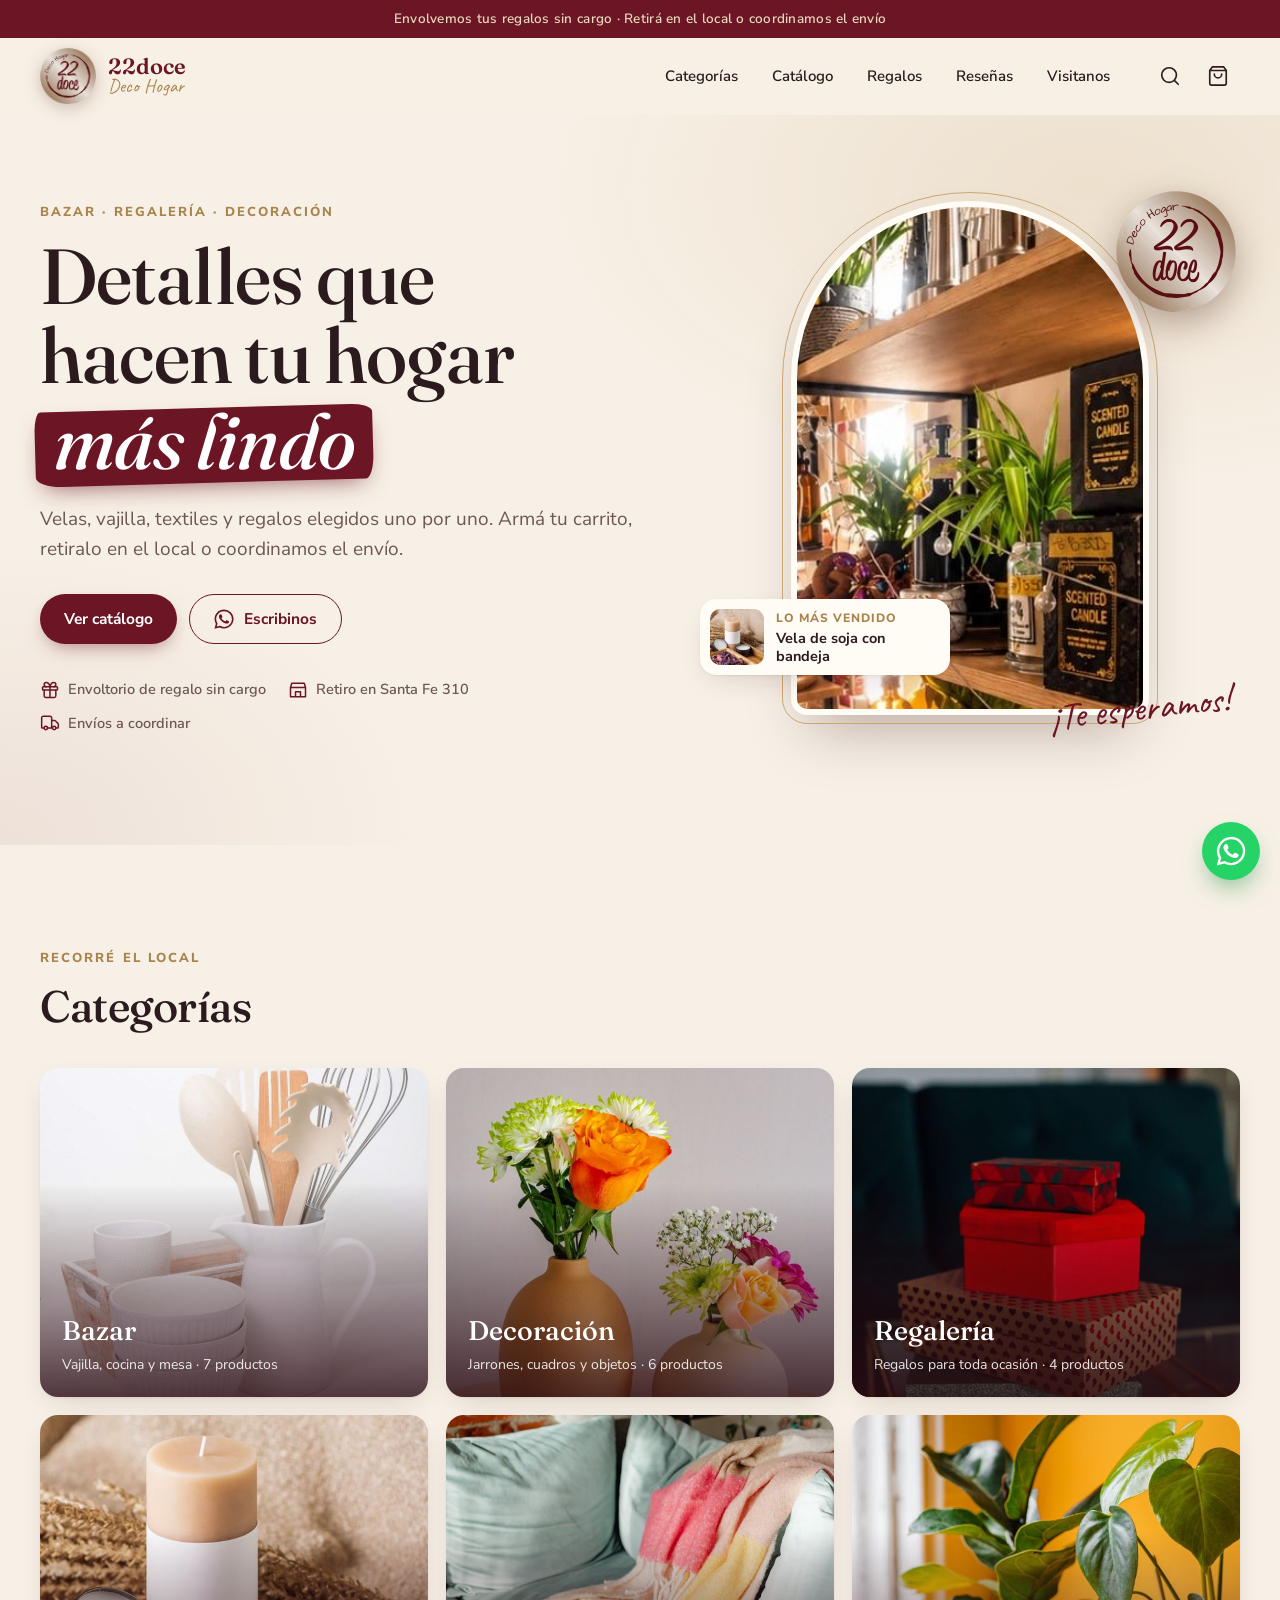
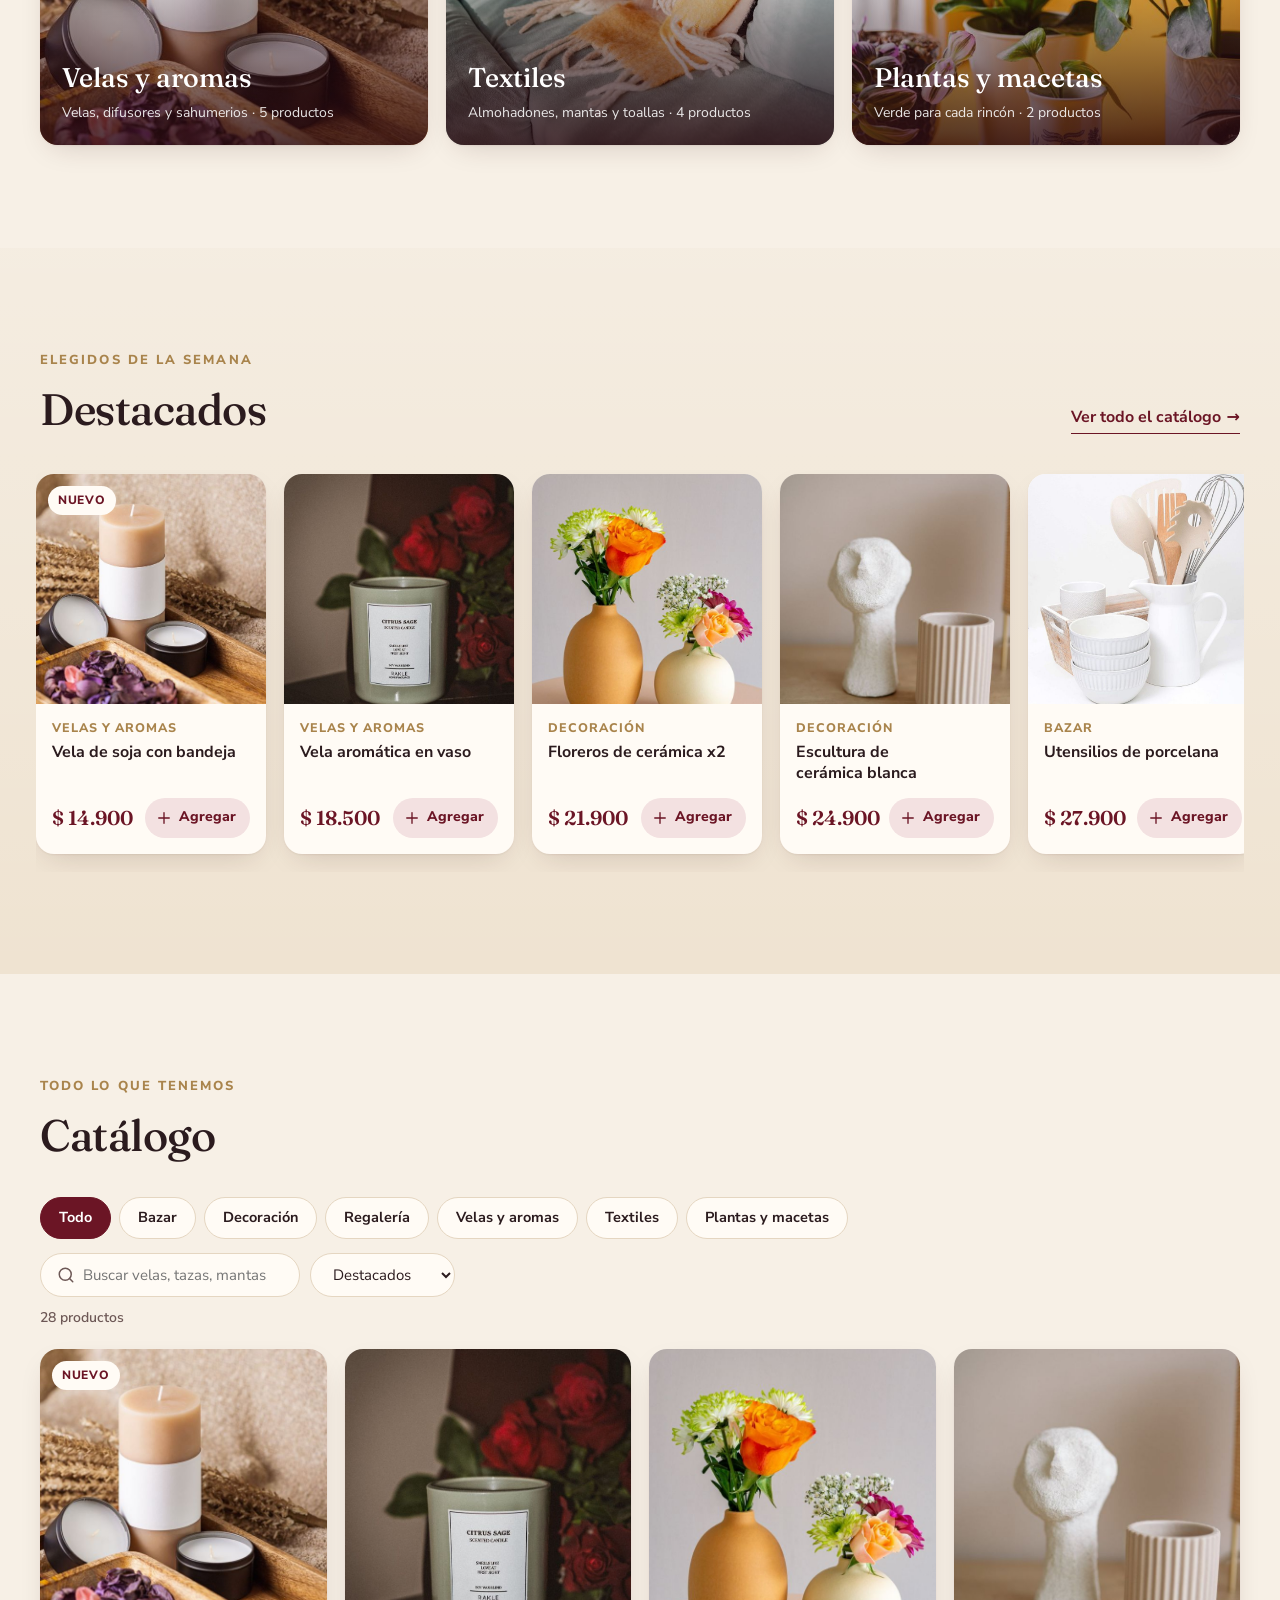
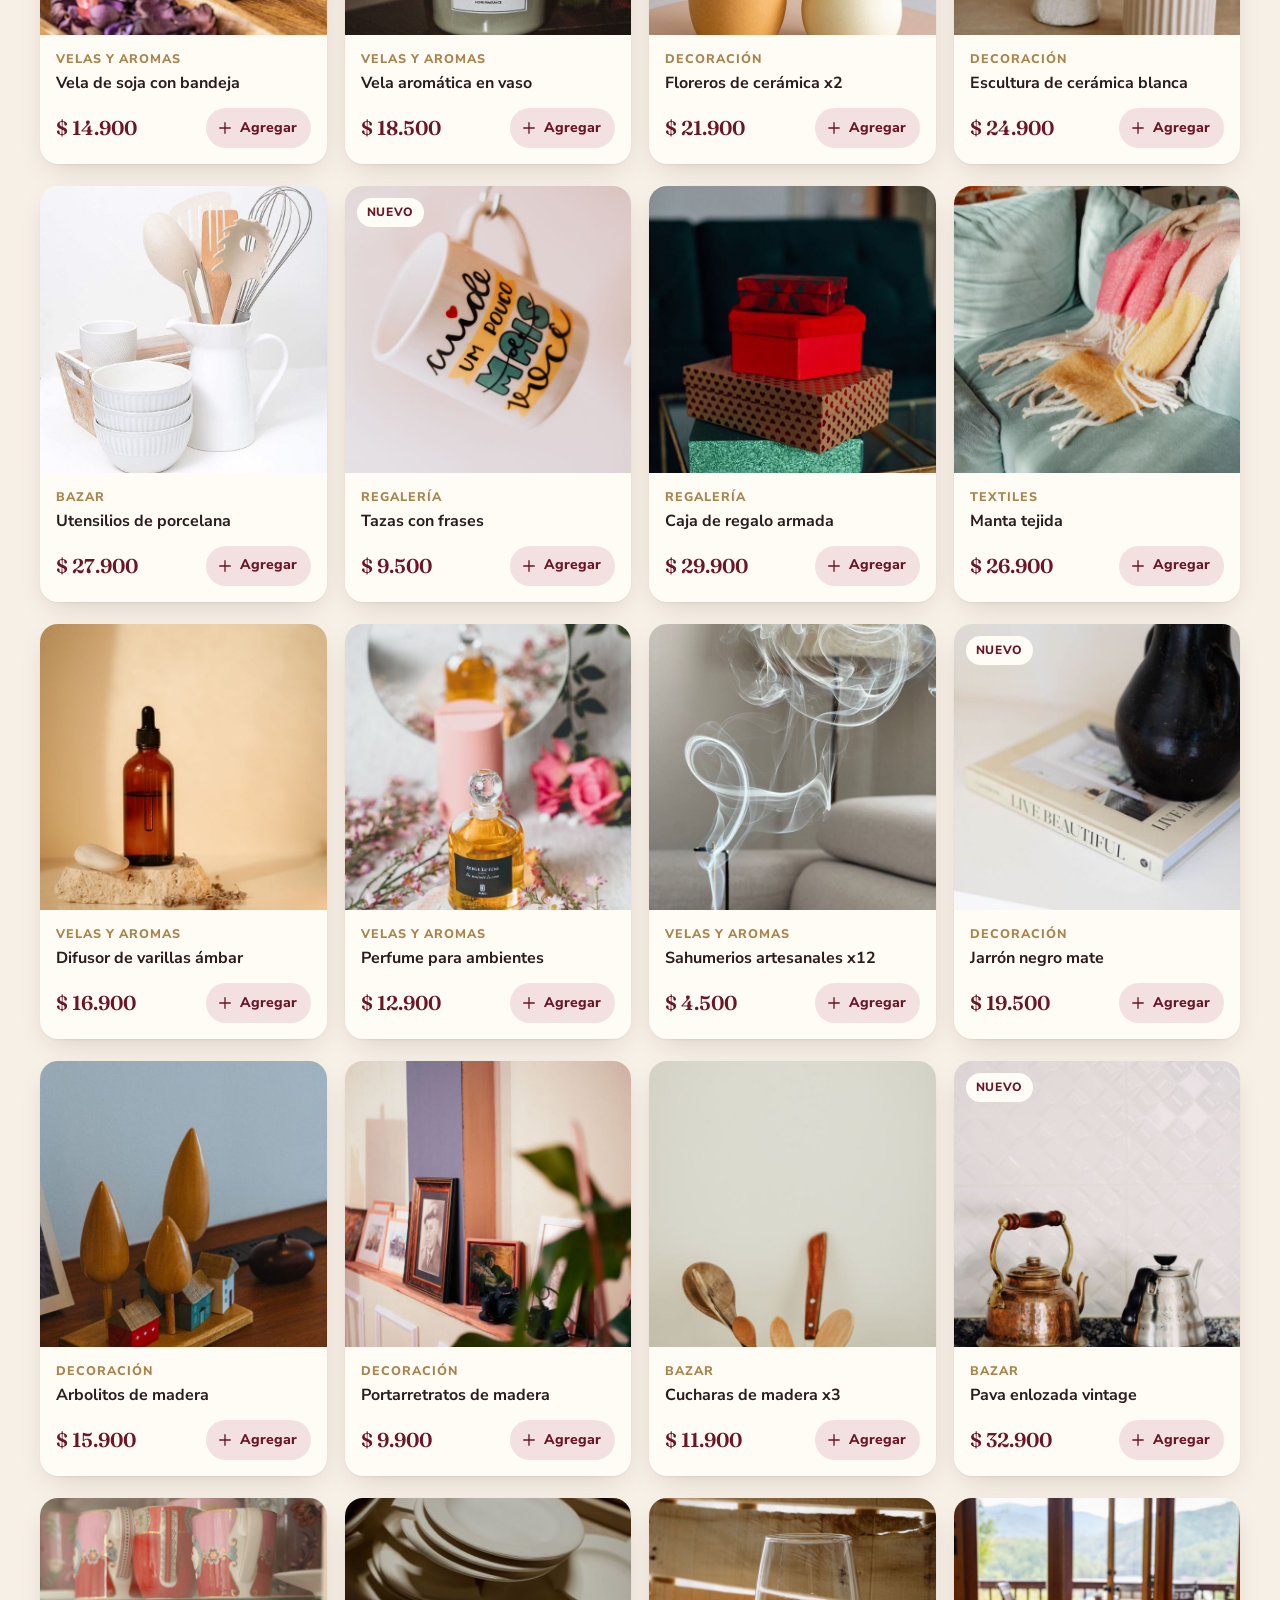
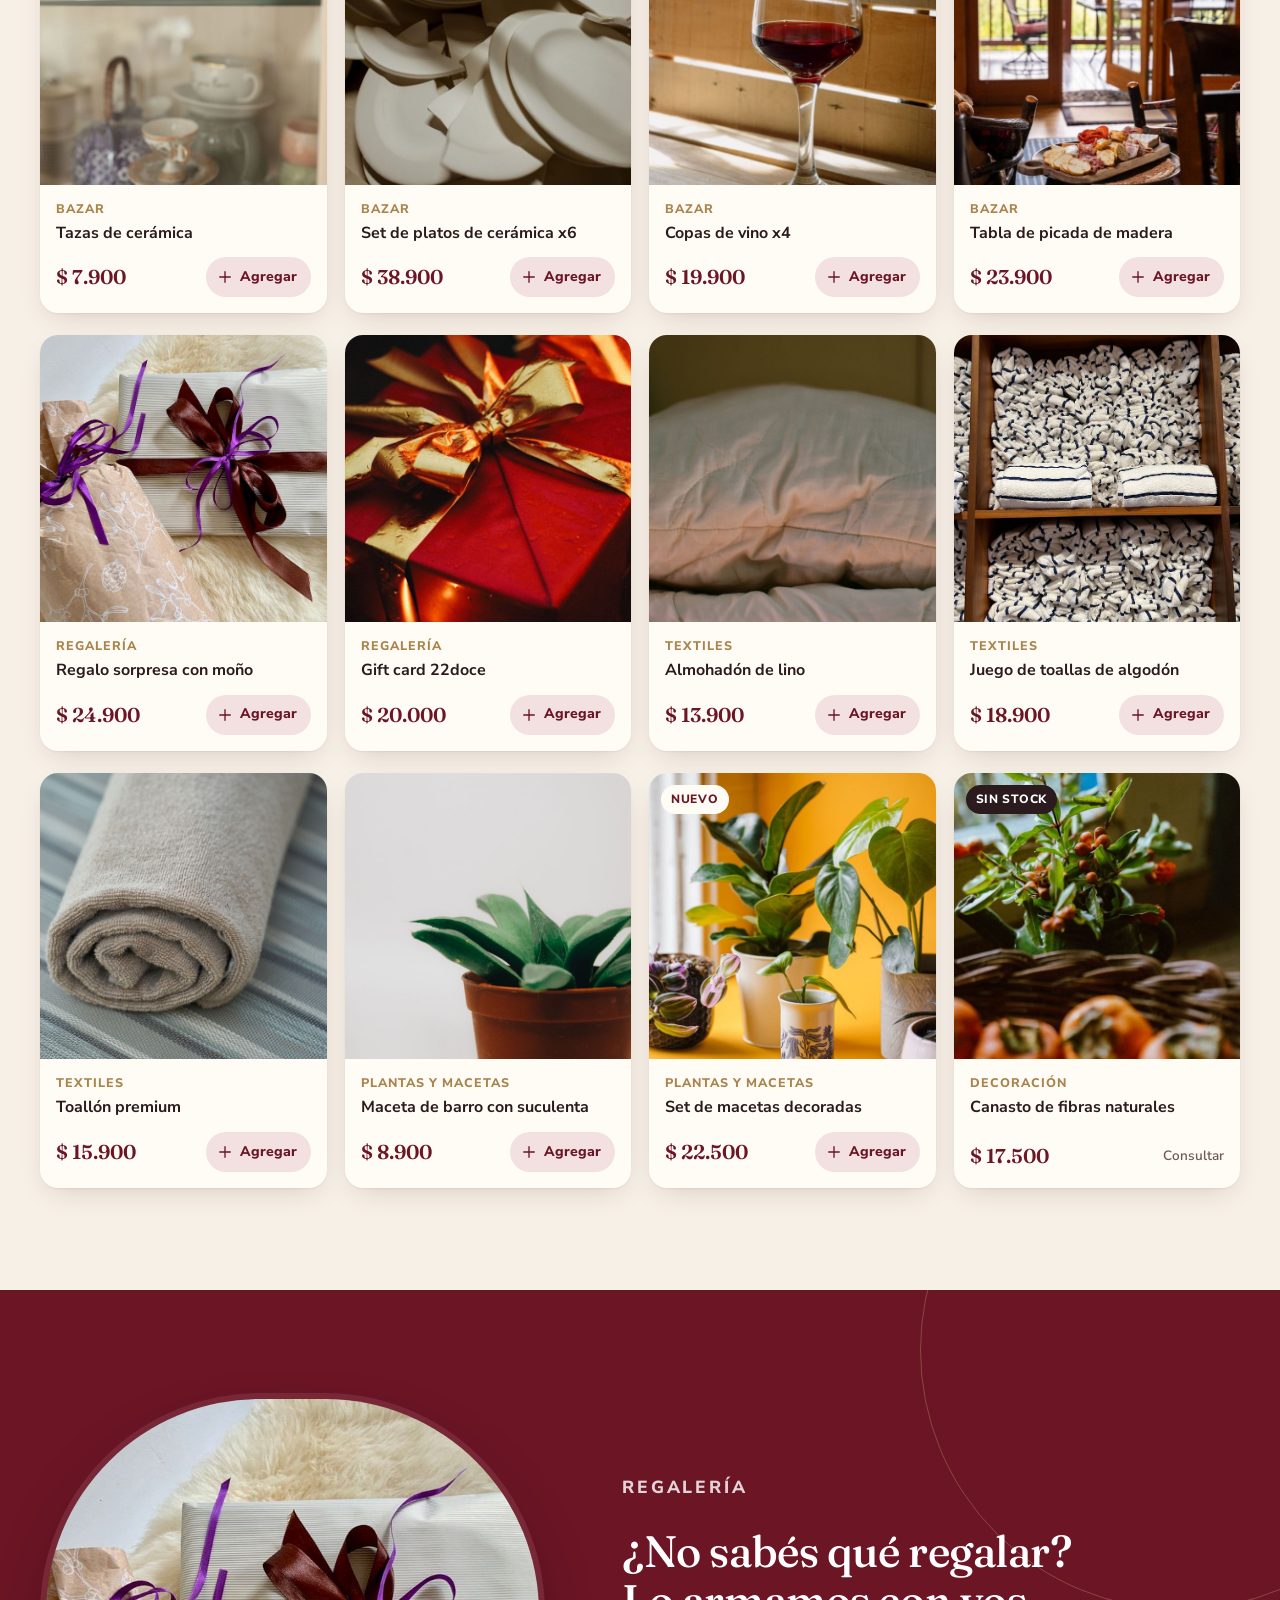
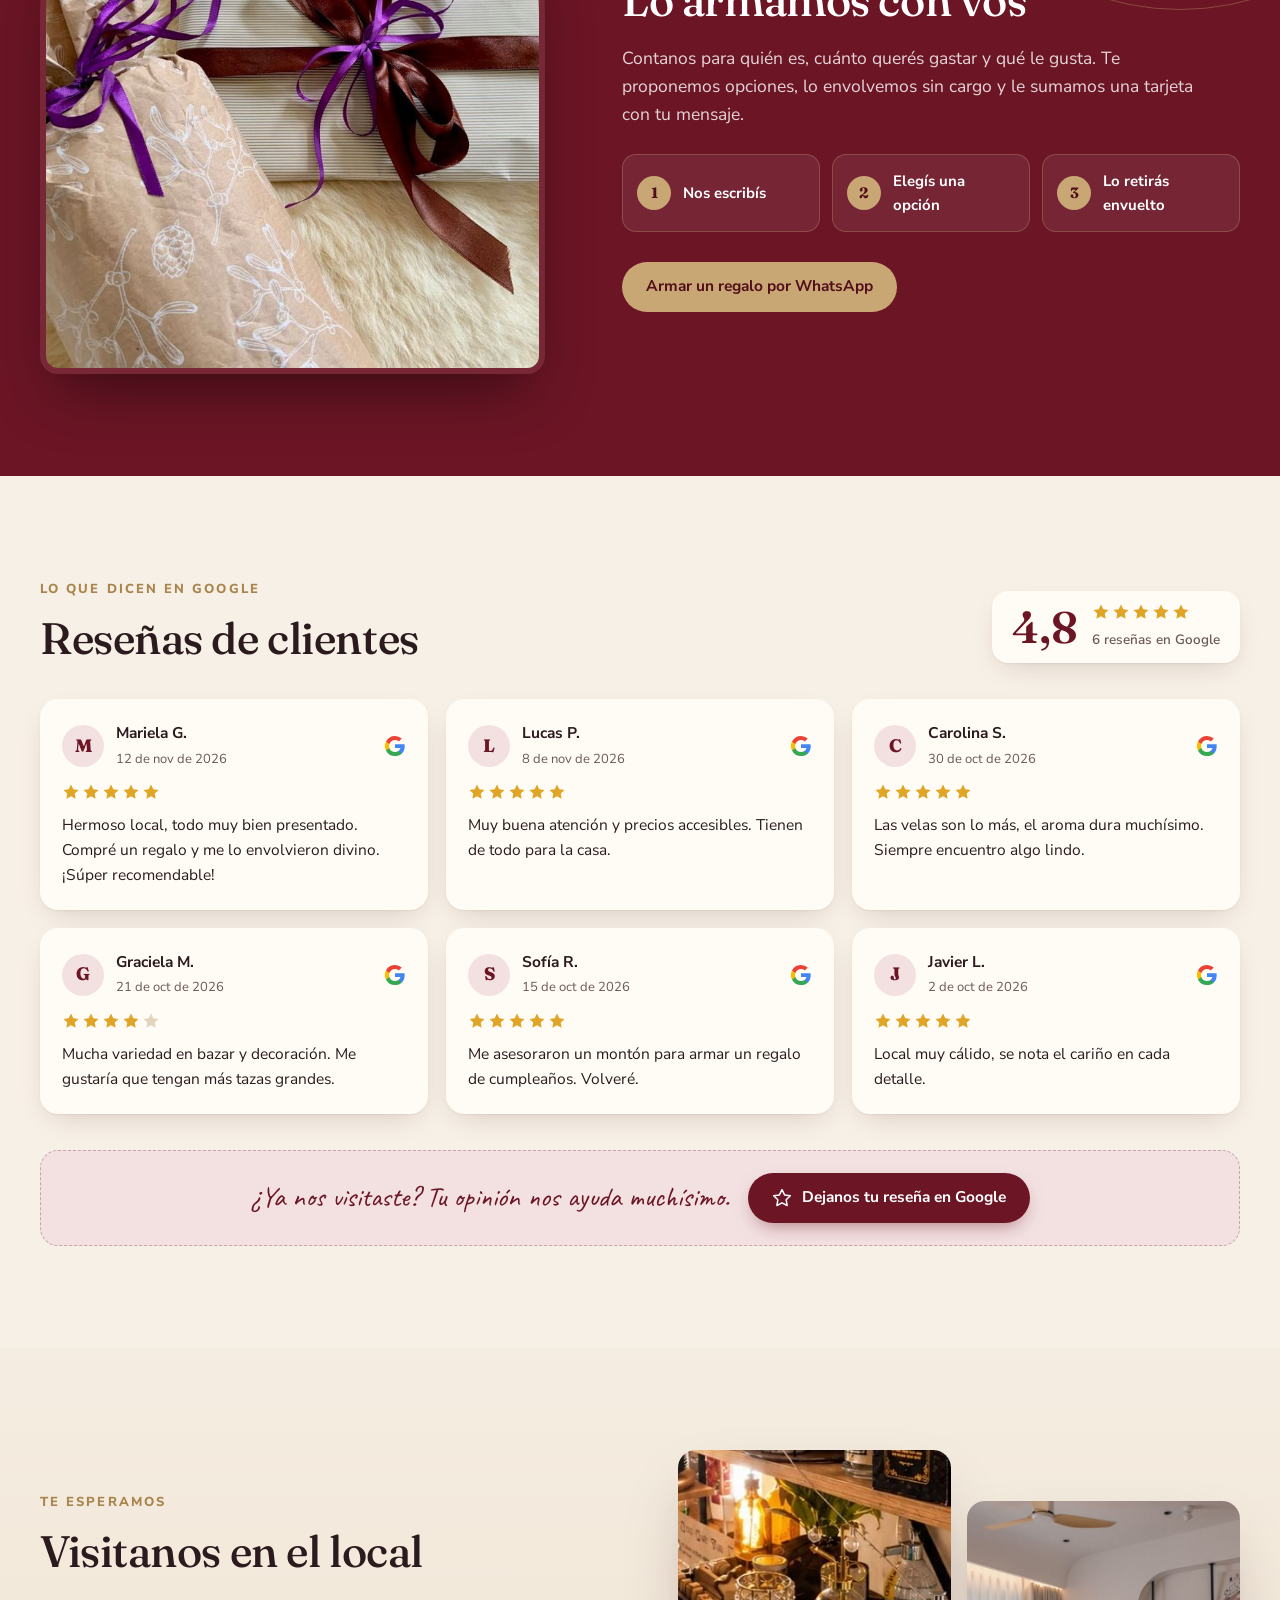
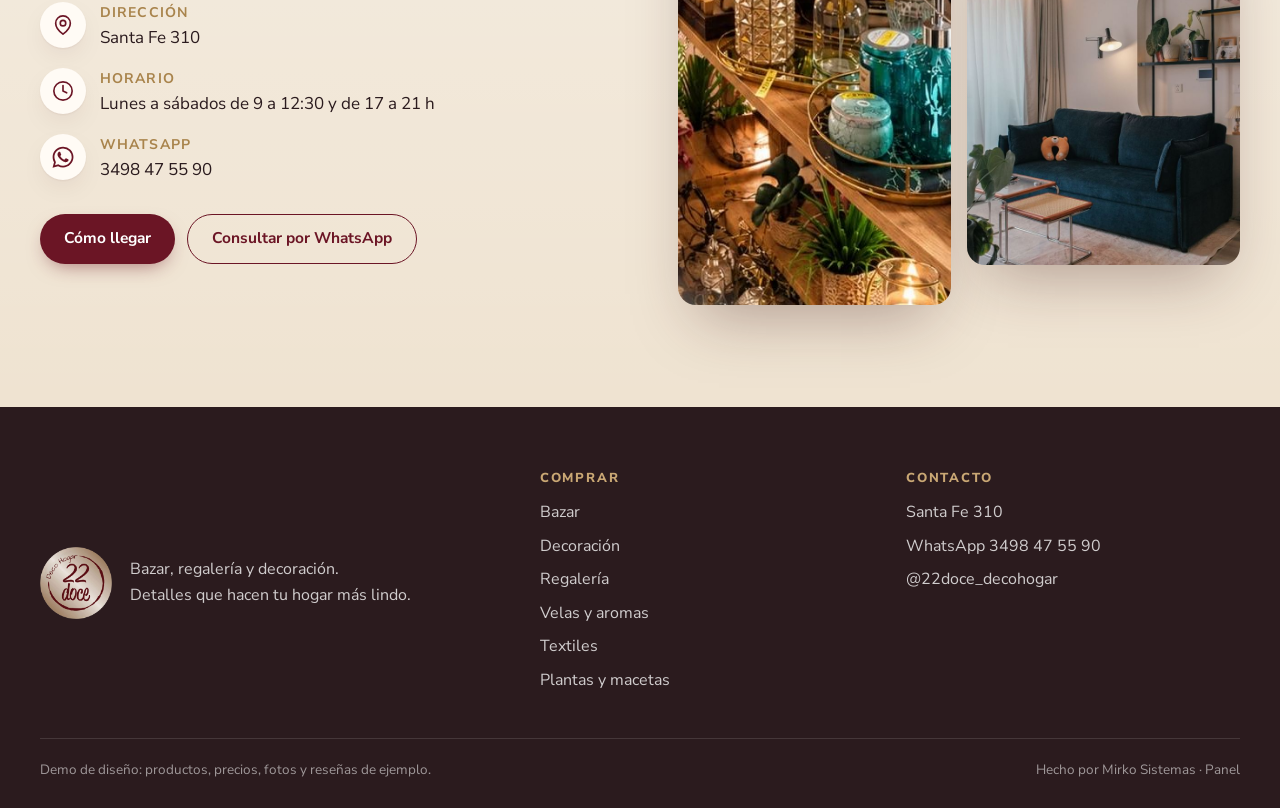
<file: index.html>
<!doctype html>
<html lang="es-AR">
<head>
  <meta charset="utf-8">
  <meta name="viewport" content="width=device-width, initial-scale=1">
  <title>22doce Deco Hogar · Bazar, regalería y decoración</title>
  <meta name="description" content="Bazar, regalería y decoración en Santa Fe 310. Detalles que hacen tu hogar más lindo. Comprá online y retirá en el local.">
  <meta name="robots" content="noindex">
  <meta name="theme-color" content="#6B1525">
  <link rel="icon" href="img/favicon.png">
  <link rel="preconnect" href="https://fonts.googleapis.com">
  <link rel="preconnect" href="https://fonts.gstatic.com" crossorigin>
  <link href="https://fonts.googleapis.com/css2?family=Caveat:wght@500;700&family=Fraunces:opsz,wght@9..144,400;9..144,500;9..144,600&family=Nunito+Sans:wght@400;600;700;800&display=swap" rel="stylesheet">
  <link rel="stylesheet" href="css/styles.css?v=2">
</head>
<body>
  <a class="skip" href="#catalogo">Saltar al catálogo</a>

  <div class="announce"><p id="aviso"></p></div>

  <header class="header" id="top">
    <div class="wrap header__in">
      <a class="brand" href="#top" aria-label="22doce Deco Hogar, inicio">
        <img src="img/logo-22doce.png" alt="" width="56" height="56">
        <span class="brand__txt"><b>22doce</b><small>Deco Hogar</small></span>
      </a>
      <nav class="nav" id="nav" aria-label="Principal">
        <a href="#categorias">Categorías</a>
        <a href="#catalogo">Catálogo</a>
        <a href="#regalos">Regalos</a>
        <a href="#resenas">Reseñas</a>
        <a href="#visitanos">Visitanos</a>
      </nav>
      <div class="header__actions">
        <button class="icon-btn" id="openSearch" aria-label="Buscar productos"></button>
        <button class="icon-btn cart-btn" id="openCart" aria-label="Abrir carrito"><span class="cart-count" id="cartCount" hidden>0</span></button>
        <button class="icon-btn menu-btn" id="openMenu" aria-label="Abrir menú" aria-expanded="false"></button>
      </div>
    </div>
  </header>

  <main>
    <!-- PORTADA -->
    <section class="hero">
      <div class="wrap hero__in">
        <div class="hero__txt reveal">
          <p class="eyebrow">Bazar · Regalería · Decoración</p>
          <h1>Detalles que hacen tu hogar <span class="brush">más lindo</span></h1>
          <p class="lead">Velas, vajilla, textiles y regalos elegidos uno por uno. Armá tu carrito, retiralo en el local o coordinamos el envío.</p>
          <div class="hero__cta">
            <a class="btn btn--primary" href="#catalogo">Ver catálogo</a>
            <a class="btn btn--ghost" id="heroWa" target="_blank" rel="noopener">Escribinos</a>
          </div>
          <ul class="hero__perks">
            <li><span id="perk1"></span>Envoltorio de regalo sin cargo</li>
            <li><span id="perk2"></span>Retiro en Santa Fe 310</li>
            <li><span id="perk3"></span>Envíos a coordinar</li>
          </ul>
        </div>
        <div class="hero__media reveal">
          <div class="hero__frame">
            <img src="img/local-estantes.jpg" alt="Estantes del local con velas, plantas y objetos de decoración" width="314" height="1180">
          </div>
          <div class="hero__card hero__card--a">
            <img src="img/productos/vela-bandeja.jpg" alt="" width="80" height="80">
            <div><small>Lo más vendido</small><b>Vela de soja con bandeja</b></div>
          </div>
          <div class="hero__seal"><img src="img/logo-22doce.png" alt="" width="132" height="132"></div>
          <p class="hero__hand">¡Te esperamos!</p>
        </div>
      </div>
    </section>

    <!-- CATEGORÍAS -->
    <section class="section" id="categorias">
      <div class="wrap">
        <div class="section__head reveal">
          <p class="eyebrow">Recorré el local</p>
          <h2>Categorías</h2>
        </div>
        <div class="cats" id="cats"></div>
      </div>
    </section>

    <!-- DESTACADOS -->
    <section class="section section--tint">
      <div class="wrap">
        <div class="section__head section__head--row reveal">
          <div>
            <p class="eyebrow">Elegidos de la semana</p>
            <h2>Destacados</h2>
          </div>
          <a class="link-arrow" href="#catalogo">Ver todo el catálogo</a>
        </div>
        <div class="rail" id="destacados"></div>
      </div>
    </section>

    <!-- CATÁLOGO -->
    <section class="section" id="catalogo">
      <div class="wrap">
        <div class="section__head reveal">
          <p class="eyebrow">Todo lo que tenemos</p>
          <h2>Catálogo</h2>
        </div>
        <div class="toolbar">
          <div class="chips" id="chips" role="tablist" aria-label="Filtrar por categoría"></div>
          <div class="toolbar__right">
            <label class="search">
              <span class="sr">Buscar</span>
              <input type="search" id="q" placeholder="Buscar velas, tazas, mantas…" autocomplete="off">
            </label>
            <label class="select">
              <span class="sr">Ordenar</span>
              <select id="sort">
                <option value="dest">Destacados</option>
                <option value="asc">Menor precio</option>
                <option value="desc">Mayor precio</option>
                <option value="az">A a Z</option>
              </select>
            </label>
          </div>
        </div>
        <p class="result-count" id="count" aria-live="polite"></p>
        <div class="grid" id="grid"></div>
      </div>
    </section>

    <!-- REGALOS -->
    <section class="gift" id="regalos">
      <div class="wrap gift__in">
        <div class="gift__media reveal">
          <img src="img/productos/regalo-mono.jpg" alt="Regalo envuelto con moño" loading="lazy" width="600" height="600">
        </div>
        <div class="gift__txt reveal">
          <p class="eyebrow eyebrow--light">Regalería</p>
          <h2>¿No sabés qué regalar? Lo armamos con vos</h2>
          <p>Contanos para quién es, cuánto querés gastar y qué le gusta. Te proponemos opciones, lo envolvemos sin cargo y le sumamos una tarjeta con tu mensaje.</p>
          <div class="gift__steps">
            <div><b>1</b><span>Nos escribís</span></div>
            <div><b>2</b><span>Elegís una opción</span></div>
            <div><b>3</b><span>Lo retirás envuelto</span></div>
          </div>
          <a class="btn btn--gold" id="giftWa" target="_blank" rel="noopener">Armar un regalo por WhatsApp</a>
        </div>
      </div>
    </section>

    <!-- RESEÑAS -->
    <section class="section" id="resenas">
      <div class="wrap">
        <div class="reviews-head reveal">
          <div>
            <p class="eyebrow">Lo que dicen en Google</p>
            <h2>Reseñas de clientes</h2>
          </div>
          <div class="score">
            <span class="score__num" id="scoreNum">5,0</span>
            <div><span id="scoreStars"></span><small id="scoreCount"></small></div>
          </div>
        </div>
        <div class="reviews" id="reviews"></div>
        <div class="reviews-cta reveal">
          <p>¿Ya nos visitaste? Tu opinión nos ayuda muchísimo.</p>
          <a class="btn btn--primary" id="leaveReview" target="_blank" rel="noopener">Dejanos tu reseña en Google</a>
        </div>
      </div>
    </section>

    <!-- VISITANOS -->
    <section class="section section--tint" id="visitanos">
      <div class="wrap visit">
        <div class="visit__txt reveal">
          <p class="eyebrow">Te esperamos</p>
          <h2>Visitanos en el local</h2>
          <ul class="visit__list">
            <li><span class="visit__ico" data-i="pin"></span><div><b>Dirección</b><span id="vDir"></span></div></li>
            <li><span class="visit__ico" data-i="clock"></span><div><b>Horario</b><span id="vHor"></span></div></li>
            <li><span class="visit__ico visit__ico--wa"></span><div><b>WhatsApp</b><span id="vWa"></span></div></li>
          </ul>
          <div class="hero__cta">
            <a class="btn btn--primary" id="vMap" target="_blank" rel="noopener">Cómo llegar</a>
            <a class="btn btn--ghost" id="vWaBtn" target="_blank" rel="noopener">Consultar por WhatsApp</a>
          </div>
        </div>
        <div class="visit__media reveal">
          <img src="img/local-detalle.jpg" alt="Detalle de los estantes del local" loading="lazy" width="314" height="620">
          <img src="img/productos/living.jpg" alt="" loading="lazy" width="600" height="800">
        </div>
      </div>
    </section>
  </main>

  <footer class="footer">
    <div class="wrap footer__in">
      <div class="footer__brand">
        <img src="img/logo-22doce.png" alt="22doce Deco Hogar" width="72" height="72" loading="lazy">
        <p>Bazar, regalería y decoración.<br>Detalles que hacen tu hogar más lindo.</p>
      </div>
      <div>
        <h3>Comprar</h3>
        <ul id="footCats"></ul>
      </div>
      <div>
        <h3>Contacto</h3>
        <ul>
          <li id="fDir"></li>
          <li id="fWa"></li>
          <li id="fIg"></li>
        </ul>
      </div>
    </div>
    <div class="wrap footer__legal">
      <span>Demo de diseño: productos, precios, fotos y reseñas de ejemplo.</span>
      <span>Hecho por <a href="https://mirkosistemas.com" target="_blank" rel="noopener">Mirko Sistemas</a> · <a href="admin.html">Panel</a></span>
    </div>
  </footer>

  <a class="wa-float" id="waFloat" target="_blank" rel="noopener" aria-label="Escribinos por WhatsApp"></a>

  <!-- CARRITO -->
  <div class="scrim" id="scrim" hidden></div>
  <aside class="drawer" id="cart" aria-label="Carrito" aria-hidden="true">
    <div class="drawer__head">
      <h2>Tu carrito</h2>
      <button class="icon-btn" id="closeCart" aria-label="Cerrar carrito"></button>
    </div>
    <div class="drawer__body" id="cartBody"></div>
    <div class="drawer__foot" id="cartFoot"></div>
  </aside>

  <!-- DETALLE DE PRODUCTO -->
  <dialog class="modal" id="modal" aria-labelledby="mTitle">
    <button class="icon-btn modal__close" id="closeModal" aria-label="Cerrar"></button>
    <div class="modal__in" id="modalIn"></div>
  </dialog>

  <div class="toast" id="toast" role="status" aria-live="polite"></div>

  <script src="js/data.js?v=2"></script>
  <script src="js/store.js?v=2"></script>
  <script src="js/main.js?v=2"></script>
</body>
</html>
</file>
<file: css/styles.css>
/* 22doce Deco Hogar · crema, bordo y dorado */
:root {
  --cream: #F7F0E6;
  --cream-2: #EFE3D1;
  --paper: #FFFBF5;
  --bordo: #6B1525;
  --bordo-2: #520E1B;
  --bordo-soft: #F3E1E1;
  --gold: #A9844C;
  --gold-2: #C9A774;
  --gold-soft: #E8D8BC;
  --ink: #2B1B1E;
  --muted: #6D5856;
  --line: #E5D6C1;
  --ok: #2F6B3A;
  --radius: 18px;
  --radius-sm: 12px;
  --shadow: 0 1px 2px rgba(60, 25, 20, .06), 0 10px 30px -12px rgba(60, 25, 20, .22);
  --shadow-lg: 0 30px 60px -20px rgba(60, 20, 20, .35);
  --serif: "Fraunces", Georgia, serif;
  --hand: "Caveat", cursive;
  --sans: "Nunito Sans", system-ui, -apple-system, "Segoe UI", sans-serif;
  --ease: cubic-bezier(.2, .7, .2, 1);
}

*, *::before, *::after { box-sizing: border-box; }
[hidden] { display: none !important; }
html { scroll-behavior: smooth; scroll-padding-top: 88px; -webkit-text-size-adjust: 100%; }
body { margin: 0; background: var(--cream); color: var(--ink); font: 400 16px/1.6 var(--sans); -webkit-font-smoothing: antialiased; }
body.lock { overflow: hidden; }
img { max-width: 100%; height: auto; display: block; }
a { color: inherit; }
button { font: inherit; color: inherit; background: none; border: 0; padding: 0; cursor: pointer; }
h1, h2, h3 { font-family: var(--serif); font-weight: 500; line-height: 1.12; margin: 0; letter-spacing: -.01em; text-wrap: balance; }
h2 { font-size: clamp(30px, 4vw, 44px); }
p { margin: 0; }
.wrap { width: min(1200px, 100% - 32px); margin-inline: auto; }
.sr { position: absolute; width: 1px; height: 1px; overflow: hidden; clip: rect(0 0 0 0); white-space: nowrap; }
.skip { position: absolute; left: 12px; top: -60px; background: var(--bordo); color: #fff; padding: 10px 14px; border-radius: 8px; z-index: 100; }
.skip:focus { top: 12px; }
:focus-visible { outline: 2.5px solid var(--gold); outline-offset: 3px; border-radius: 6px; }
.ico { width: 20px; height: 20px; flex: none; }

/* ---------- Botones ---------- */
.btn { display: inline-flex; align-items: center; justify-content: center; gap: 10px; min-height: 50px; padding: 0 24px; border-radius: 999px; font-weight: 700; font-size: 15.5px; text-decoration: none; transition: transform .2s var(--ease), background .2s, box-shadow .2s, color .2s; cursor: pointer; }
.btn svg { width: 20px; height: 20px; }
.btn:active { transform: scale(.97); }
.btn--primary { background: var(--bordo); color: #fff; box-shadow: 0 8px 20px -8px rgba(107, 21, 37, .6); }
.btn--primary:hover { background: var(--bordo-2); }
.btn--ghost { border: 1.5px solid var(--bordo); color: var(--bordo); }
.btn--ghost:hover { background: var(--bordo); color: #fff; }
.btn--gold { background: var(--gold-2); color: var(--bordo-2); }
.btn--gold:hover { background: #d8b885; }
.btn--block { width: 100%; }
.link-arrow { color: var(--bordo); font-weight: 700; text-decoration: none; display: inline-flex; gap: 6px; align-items: center; border-bottom: 1.5px solid currentColor; padding-bottom: 2px; }
.link-arrow::after { content: "→"; transition: transform .2s var(--ease); }
.link-arrow:hover::after { transform: translateX(4px); }
.icon-btn { width: 44px; height: 44px; border-radius: 50%; display: grid; place-items: center; transition: background .2s; position: relative; }
.icon-btn:hover { background: rgba(107, 21, 37, .08); }
.icon-btn .ico { width: 22px; height: 22px; }

/* ---------- Aviso y header ---------- */
.announce { background: var(--bordo); color: var(--gold-soft); text-align: center; font-size: 13.5px; font-weight: 600; letter-spacing: .02em; padding: 8px 16px; }
.header { position: sticky; top: 0; z-index: 40; background: rgba(247, 240, 230, .86); backdrop-filter: saturate(1.4) blur(12px); -webkit-backdrop-filter: saturate(1.4) blur(12px); border-bottom: 1px solid transparent; transition: border-color .25s, box-shadow .25s; }
.header.is-scrolled { border-color: var(--line); box-shadow: 0 6px 20px -16px rgba(60, 20, 20, .5); }
.header__in { display: flex; align-items: center; gap: 24px; height: 76px; }
.brand { display: flex; align-items: center; gap: 12px; text-decoration: none; }
.brand img { width: 56px; height: 56px; filter: drop-shadow(0 4px 8px rgba(80, 30, 20, .25)); }
.brand__txt { display: flex; flex-direction: column; line-height: 1; }
.brand__txt b { font-family: var(--serif); font-weight: 600; font-size: 22px; color: var(--bordo); }
.brand__txt small { font-family: var(--hand); font-size: 19px; color: var(--gold); }
.nav { display: flex; gap: 6px; margin-left: auto; }
.nav a { text-decoration: none; font-weight: 600; font-size: 15px; padding: 10px 14px; border-radius: 999px; transition: background .2s, color .2s; }
.nav a:hover { background: rgba(107, 21, 37, .08); color: var(--bordo); }
.header__actions { display: flex; gap: 4px; }
.cart-count { position: absolute; top: 2px; right: 0; min-width: 20px; height: 20px; padding: 0 5px; border-radius: 99px; background: var(--bordo); color: #fff; font-size: 12px; font-weight: 800; display: grid; place-items: center; border: 2px solid var(--cream); }
.cart-count[hidden] { display: none; }
.cart-count.bump { animation: bump .45s var(--ease); }
@keyframes bump { 40% { transform: scale(1.35); } }
.menu-btn { display: none; }

/* ---------- Portada ---------- */
.hero { position: relative; overflow: hidden; padding: clamp(36px, 6vw, 80px) 0 clamp(56px, 8vw, 100px);
  background: radial-gradient(900px 500px at 85% 10%, rgba(201, 167, 116, .22), transparent 60%), radial-gradient(700px 500px at 0% 100%, rgba(107, 21, 37, .07), transparent 60%); }
.hero__in { display: grid; grid-template-columns: 1.05fr .95fr; gap: clamp(32px, 5vw, 72px); align-items: center; }
.eyebrow { font-size: 13px; font-weight: 800; letter-spacing: .16em; text-transform: uppercase; color: var(--gold); margin-bottom: 14px; display: block; }
.eyebrow--light { color: var(--gold-2); }
.hero h1 { font-size: clamp(42px, 6.2vw, 78px); line-height: 1.02; color: var(--ink); }
.brush { position: relative; display: inline-block; color: #fff; font-style: italic; padding: 0 .18em; margin-top: .08em; z-index: 0; }
.brush::before { content: ""; position: absolute; inset: .08em -.06em -.02em; background: var(--bordo); z-index: -1; transform: rotate(-1.6deg); border-radius: 6px 22px 8px 26px / 20px 8px 24px 10px; box-shadow: 0 10px 24px -10px rgba(107, 21, 37, .7); }
.lead { font-size: clamp(17px, 1.6vw, 19px); color: var(--muted); max-width: 34em; margin: 22px 0 30px; }
.hero__cta { display: flex; flex-wrap: wrap; gap: 12px; }
.hero__perks { list-style: none; padding: 0; margin: 34px 0 0; display: flex; flex-wrap: wrap; gap: 10px 22px; font-size: 14.5px; font-weight: 600; color: var(--muted); }
.hero__perks li { display: flex; align-items: center; gap: 8px; }
.hero__perks span { color: var(--bordo); display: grid; }
.hero__media { position: relative; display: grid; justify-items: center; padding: 10px 40px 30px; }
.hero__frame { width: min(360px, 78%); aspect-ratio: 3 / 4.3; border-radius: 200px 200px var(--radius) var(--radius); overflow: hidden; box-shadow: var(--shadow-lg); border: 6px solid var(--paper); outline: 1.5px solid var(--gold-2); outline-offset: 8px; }
.hero__frame img { width: 100%; height: 100%; object-fit: cover; object-position: center 30%; }
.hero__card { position: absolute; display: flex; align-items: center; gap: 12px; background: var(--paper); padding: 10px 16px 10px 10px; border-radius: 16px; box-shadow: var(--shadow); max-width: 250px; }
.hero__card img { width: 56px; height: 56px; border-radius: 10px; object-fit: cover; }
.hero__card small { display: block; font-size: 12px; color: var(--gold); font-weight: 800; text-transform: uppercase; letter-spacing: .08em; }
.hero__card b { font-size: 14.5px; line-height: 1.25; display: block; }
.hero__card--a { left: 0; bottom: 70px; animation: float 6s ease-in-out infinite; }
.hero__seal { position: absolute; right: 4px; top: 0; width: 120px; filter: drop-shadow(0 12px 18px rgba(60, 20, 10, .35)); animation: float 7s ease-in-out -2s infinite; }
.hero__hand { position: absolute; right: 10px; bottom: 6px; font-family: var(--hand); font-size: 38px; color: var(--bordo); transform: rotate(-6deg); }
@keyframes float { 50% { transform: translateY(-10px); } }

/* ---------- Secciones ---------- */
.section { padding: clamp(64px, 8vw, 104px) 0; }
.section--tint { background: var(--cream-2); background-image: linear-gradient(180deg, rgba(255, 255, 255, .35), transparent); }
.section__head { margin-bottom: 36px; }
.section__head--row { display: flex; align-items: end; justify-content: space-between; gap: 20px; flex-wrap: wrap; }

/* Categorías */
.cats { display: grid; grid-template-columns: repeat(3, 1fr); gap: 18px; }
.cat { position: relative; aspect-ratio: 4 / 3.4; border-radius: var(--radius); overflow: hidden; text-align: left; box-shadow: var(--shadow); isolation: isolate; }
.cat img { position: absolute; inset: 0; width: 100%; height: 100%; object-fit: cover; transition: transform .7s var(--ease); z-index: -2; }
.cat::after { content: ""; position: absolute; inset: 0; background: linear-gradient(180deg, transparent 35%, rgba(43, 12, 18, .82)); z-index: -1; transition: opacity .3s; }
.cat:hover img { transform: scale(1.06); }
.cat__txt { position: absolute; left: 22px; right: 22px; bottom: 20px; color: #fff; }
.cat__txt b { font-family: var(--serif); font-weight: 500; font-size: 27px; display: block; }
.cat__txt small { font-size: 14px; opacity: .88; }
.cat__txt b::after { content: " →"; font-family: var(--sans); font-size: 20px; opacity: 0; display: inline-block; transform: translateX(-6px); transition: .3s var(--ease); }
.cat:hover .cat__txt b::after { opacity: 1; transform: none; }

/* Tarjetas */
.rail { display: grid; grid-auto-flow: column; grid-auto-columns: minmax(230px, 1fr); gap: 18px; overflow-x: auto; scroll-snap-type: x mandatory; padding: 4px 4px 18px; margin: 0 -4px; scrollbar-width: thin; scrollbar-color: var(--gold-2) transparent; }
.rail .card { scroll-snap-align: start; }
.grid { display: grid; grid-template-columns: repeat(4, 1fr); gap: 22px 18px; }
.card { background: var(--paper); border-radius: var(--radius); overflow: hidden; box-shadow: var(--shadow); display: flex; flex-direction: column; transition: transform .3s var(--ease), box-shadow .3s; }
.card:hover { transform: translateY(-4px); box-shadow: var(--shadow-lg); }
.card__img { position: relative; aspect-ratio: 1; overflow: hidden; background: var(--cream-2); display: block; width: 100%; }
.card__img img { width: 100%; height: 100%; object-fit: cover; transition: transform .6s var(--ease); }
.card:hover .card__img img { transform: scale(1.05); }
.tag { position: absolute; left: 12px; top: 12px; background: var(--paper); color: var(--bordo); font-size: 12px; font-weight: 800; letter-spacing: .06em; text-transform: uppercase; padding: 5px 10px; border-radius: 99px; }
.tag--out { background: var(--ink); color: #fff; }
.tag--inline { position: static; display: inline-block; margin: 10px 0 16px; }
.card__body { padding: 14px 16px 16px; display: flex; flex-direction: column; gap: 4px; flex: 1; }
.card__body small { font-size: 12.5px; color: var(--gold); font-weight: 800; text-transform: uppercase; letter-spacing: .08em; }
.card__body h3 { font-family: var(--sans); font-weight: 700; font-size: 16px; line-height: 1.3; }
.card__body h3 button { text-align: left; }
.card__body h3 button:hover { color: var(--bordo); }
.card__row { margin-top: auto; padding-top: 10px; display: flex; align-items: center; justify-content: space-between; gap: 8px; }
.price { font-family: var(--serif); font-weight: 600; font-size: 20px; color: var(--bordo); }
.price--lg { font-size: 30px; margin: 8px 0 14px; }
.add { display: inline-flex; align-items: center; gap: 6px; min-height: 40px; padding: 0 14px 0 10px; border-radius: 99px; background: var(--bordo-soft); color: var(--bordo); font-weight: 800; font-size: 14px; transition: background .2s, color .2s, transform .15s; }
.add:hover { background: var(--bordo); color: #fff; }
.add:active { transform: scale(.94); }
.add.is-done { background: var(--ok); color: #fff; }
.add .ico { width: 18px; height: 18px; }
.muted-sm { font-size: 13.5px; color: var(--muted); font-weight: 600; }

/* Catálogo */
.toolbar { display: flex; flex-wrap: wrap; gap: 14px 24px; align-items: center; justify-content: space-between; margin-bottom: 10px; }
.chips { display: flex; flex-wrap: wrap; gap: 8px; }
.chip { min-height: 42px; padding: 0 18px; border-radius: 99px; border: 1.5px solid var(--line); background: var(--paper); font-weight: 700; font-size: 14.5px; transition: .2s; }
.chip:hover { border-color: var(--bordo); color: var(--bordo); }
.chip.is-on { background: var(--bordo); border-color: var(--bordo); color: #fff; }
.toolbar__right { display: flex; gap: 10px; flex-wrap: wrap; }
.search input, .select select { min-height: 44px; border: 1.5px solid var(--line); background: var(--paper); border-radius: 99px; padding: 0 18px; font: inherit; font-size: 15px; color: var(--ink); }
.search input { width: 260px; padding-left: 42px; background: var(--paper) url("data:image/svg+xml,%3Csvg xmlns='http://www.w3.org/2000/svg' width='18' height='18' fill='none' stroke='%236D5856' stroke-width='2' stroke-linecap='round' viewBox='0 0 24 24'%3E%3Ccircle cx='11' cy='11' r='8'/%3E%3Cpath d='m21 21-4.3-4.3'/%3E%3C/svg%3E") no-repeat 16px center; }
.search input:focus, .select select:focus { outline: none; border-color: var(--bordo); box-shadow: 0 0 0 3px rgba(107, 21, 37, .12); }
.select select { cursor: pointer; }
.result-count { font-size: 14px; color: var(--muted); margin: 6px 0 20px; font-weight: 600; }
.empty { grid-column: 1 / -1; text-align: center; padding: 48px 16px; color: var(--muted); display: grid; justify-items: center; gap: 14px; }
.empty .ico { width: 40px; height: 40px; color: var(--gold); }

/* Regalos */
.gift { background: var(--bordo); color: #fff; padding: clamp(64px, 8vw, 104px) 0; position: relative; overflow: hidden; }
.gift::before { content: ""; position: absolute; width: 520px; height: 520px; border: 1.5px solid rgba(201, 167, 116, .35); border-radius: 50%; right: -160px; top: -200px; }
.gift__in { display: grid; grid-template-columns: .9fr 1.1fr; gap: clamp(32px, 6vw, 80px); align-items: center; position: relative; }
.gift__media img { border-radius: 220px 220px var(--radius) var(--radius); aspect-ratio: 4 / 4.6; object-fit: cover; width: 100%; box-shadow: 0 30px 60px -20px rgba(0, 0, 0, .5); border: 6px solid rgba(255, 255, 255, .08); }
.gift h2 { color: #fff; }
.gift p { color: rgba(255, 255, 255, .82); font-size: 17.5px; margin: 18px 0 26px; max-width: 34em; }
.gift__steps { display: grid; grid-template-columns: repeat(3, 1fr); gap: 12px; margin-bottom: 30px; }
.gift__steps div { background: rgba(255, 255, 255, .07); border: 1px solid rgba(201, 167, 116, .3); border-radius: 14px; padding: 14px; display: flex; align-items: center; gap: 12px; font-weight: 700; font-size: 15px; }
.gift__steps b { width: 34px; height: 34px; border-radius: 50%; background: var(--gold-2); color: var(--bordo-2); display: grid; place-items: center; font-family: var(--serif); flex: none; }

/* Reseñas */
.reviews-head { display: flex; justify-content: space-between; align-items: end; gap: 20px; flex-wrap: wrap; margin-bottom: 36px; }
.score { display: flex; align-items: center; gap: 14px; background: var(--paper); padding: 12px 20px; border-radius: 16px; box-shadow: var(--shadow); }
.score__num { font-family: var(--serif); font-size: 44px; font-weight: 600; color: var(--bordo); line-height: 1; }
.score small { display: block; font-size: 13.5px; color: var(--muted); font-weight: 600; }
.stars { display: inline-flex; gap: 2px; }
.star { width: 18px; height: 18px; fill: #E2D4BF; }
.star.on { fill: #E0A526; }
.reviews { display: grid; grid-template-columns: repeat(3, 1fr); gap: 18px; }
.review { margin: 0; background: var(--paper); border-radius: var(--radius); padding: 22px; box-shadow: var(--shadow); display: flex; flex-direction: column; gap: 12px; }
.review__top { display: flex; align-items: center; gap: 12px; }
.review__top b { display: block; font-size: 15.5px; }
.review__top small { color: var(--muted); font-size: 13px; }
.review__top .g { width: 22px; height: 22px; margin-left: auto; }
.avatar { width: 42px; height: 42px; border-radius: 50%; background: var(--bordo-soft); color: var(--bordo); display: grid; place-items: center; font-weight: 800; font-family: var(--serif); font-size: 18px; flex: none; }
.review blockquote { margin: 0; color: var(--ink); font-size: 15.5px; }
.reviews-cta { margin-top: 36px; display: flex; align-items: center; justify-content: center; gap: 18px; flex-wrap: wrap; text-align: center; background: var(--bordo-soft); border: 1.5px dashed rgba(107, 21, 37, .3); border-radius: var(--radius); padding: 22px; }
.reviews-cta p { font-family: var(--hand); font-size: 28px; color: var(--bordo); line-height: 1.1; }

/* Visitanos */
.visit { display: grid; grid-template-columns: 1fr 1fr; gap: clamp(32px, 6vw, 80px); align-items: center; }
.visit__list { list-style: none; padding: 0; margin: 26px 0 30px; display: grid; gap: 16px; }
.visit__list li { display: flex; gap: 14px; align-items: flex-start; }
.visit__list b { display: block; font-size: 14px; text-transform: uppercase; letter-spacing: .08em; color: var(--gold); }
.visit__list span { font-size: 17px; }
.visit__ico { width: 46px; height: 46px; border-radius: 50%; background: var(--paper); color: var(--bordo); display: grid !important; place-items: center; flex: none; box-shadow: var(--shadow); }
.visit__ico svg { width: 22px; height: 22px; }
.visit__media { display: grid; grid-template-columns: 1fr 1fr; gap: 16px; align-items: end; }
.visit__media img { border-radius: var(--radius); box-shadow: var(--shadow-lg); width: 100%; object-fit: cover; }
.visit__media img:first-child { aspect-ratio: 3 / 5; }
.visit__media img:last-child { aspect-ratio: 3 / 4; margin-bottom: 40px; }

/* Footer */
.footer { background: var(--ink); color: rgba(255, 255, 255, .78); padding: 64px 0 28px; }
.footer__in { display: grid; grid-template-columns: 1.4fr 1fr 1fr; gap: 32px; }
.footer__brand { display: flex; gap: 18px; align-items: center; }
.footer__brand img { width: 72px; height: 72px; }
.footer h3 { font-family: var(--sans); font-size: 13px; letter-spacing: .14em; text-transform: uppercase; color: var(--gold-2); margin-bottom: 14px; font-weight: 800; }
.footer ul { list-style: none; padding: 0; margin: 0; display: grid; gap: 8px; }
.footer a { text-decoration: none; }
.footer a:hover { color: #fff; text-decoration: underline; }
.footer__legal { margin-top: 44px; padding-top: 20px; border-top: 1px solid rgba(255, 255, 255, .12); display: flex; justify-content: space-between; gap: 12px; flex-wrap: wrap; font-size: 13.5px; color: rgba(255, 255, 255, .55); }

/* WhatsApp flotante */
.wa-float { position: fixed; right: 20px; bottom: 20px; z-index: 30; width: 58px; height: 58px; border-radius: 50%; background: #25D366; color: #fff; display: grid; place-items: center; box-shadow: 0 12px 26px -8px rgba(18, 140, 60, .6); transition: transform .2s var(--ease); }
.wa-float svg { width: 30px; height: 30px; }
.wa-float:hover { transform: scale(1.07); }

/* ---------- Carrito ---------- */
.scrim { position: fixed; inset: 0; background: rgba(30, 10, 14, .45); z-index: 50; opacity: 0; transition: opacity .25s; }
.scrim.is-on { opacity: 1; }
.drawer { position: fixed; top: 0; right: 0; bottom: 0; width: min(440px, 100%); background: var(--paper); z-index: 60; display: flex; flex-direction: column; transform: translateX(100%); transition: transform .35s var(--ease); box-shadow: -20px 0 50px -20px rgba(40, 10, 10, .4); visibility: hidden; }
.drawer.is-open { transform: none; visibility: visible; }
.drawer__head { display: flex; justify-content: space-between; align-items: center; padding: 18px 20px; border-bottom: 1px solid var(--line); }
.drawer__head h2 { font-size: 26px; }
.drawer__body { flex: 1; overflow-y: auto; padding: 8px 20px 20px; }
.drawer__foot { padding: 16px 20px 20px; border-top: 1px solid var(--line); background: var(--cream); }
.drawer__foot:empty { display: none; }
.lines { list-style: none; padding: 0; margin: 0; }
.line { display: grid; grid-template-columns: 72px 1fr auto; gap: 14px; padding: 16px 0; border-bottom: 1px solid var(--line); align-items: start; }
.line img { width: 72px; height: 72px; border-radius: 12px; object-fit: cover; }
.line__txt b { display: block; font-size: 15px; line-height: 1.3; }
.line__txt > span { font-size: 13.5px; color: var(--muted); }
.line__end { display: grid; justify-items: end; gap: 8px; }
.line__end b { font-family: var(--serif); color: var(--bordo); }
.link-btn { color: var(--muted); width: 36px; height: 36px; display: grid; place-items: center; border-radius: 50%; }
.link-btn:hover { color: var(--bordo); background: var(--bordo-soft); }
.qty { display: inline-flex; align-items: center; border: 1.5px solid var(--line); border-radius: 99px; background: var(--paper); }
.qty button { width: 44px; height: 44px; display: grid; place-items: center; color: var(--bordo); border-radius: 50%; }
.qty button:hover { background: var(--bordo-soft); }
.qty output { min-width: 28px; text-align: center; font-weight: 800; }
.qty--sm { margin-top: 8px; }
.qty--sm button { width: 34px; height: 34px; }
.qty--sm .ico { width: 16px; height: 16px; }
.ship { border: 0; padding: 0; margin: 20px 0 6px; display: grid; gap: 10px; }
.ship legend { font-weight: 800; margin-bottom: 10px; font-size: 15px; }
.opt { display: flex; gap: 12px; align-items: center; border: 1.5px solid var(--line); border-radius: 14px; padding: 12px 14px; cursor: pointer; transition: border-color .2s, background .2s; }
.opt:has(input:checked) { border-color: var(--bordo); background: var(--bordo-soft); }
.opt input { accent-color: var(--bordo); width: 18px; height: 18px; }
.opt .ico { color: var(--bordo); }
.opt b { display: block; font-size: 15px; }
.opt small { color: var(--muted); font-size: 13px; }
.field { display: grid; gap: 6px; margin-top: 14px; }
.field > span { font-weight: 700; font-size: 14px; }
.field input, .field textarea, .field select { min-height: 46px; border: 1.5px solid var(--line); border-radius: 12px; padding: 10px 14px; font: inherit; font-size: 16px; background: #fff; color: var(--ink); }
.field input:focus, .field textarea:focus, .field select:focus { outline: none; border-color: var(--bordo); box-shadow: 0 0 0 3px rgba(107, 21, 37, .12); }
.field.is-error input { border-color: #B3261E; }
.sum { display: flex; justify-content: space-between; align-items: baseline; margin-bottom: 14px; }
.sum b { font-family: var(--serif); font-size: 28px; color: var(--bordo); }
.fine { font-size: 13px; color: var(--muted); text-align: center; margin-top: 10px; }
.empty--cart { padding-top: 80px; }

/* ---------- Modal ---------- */
.modal { border: 0; padding: 0; border-radius: 22px; width: min(880px, calc(100% - 24px)); max-height: calc(100dvh - 24px); background: var(--paper); color: var(--ink); box-shadow: var(--shadow-lg); overflow: auto; }
.modal::backdrop { background: rgba(30, 10, 14, .5); backdrop-filter: blur(3px); }
.modal[open] { animation: pop .3s var(--ease); }
@keyframes pop { from { opacity: 0; transform: translateY(14px) scale(.98); } }
.modal__close { position: absolute; right: 12px; top: 12px; background: var(--paper); z-index: 2; box-shadow: var(--shadow); }
.modal__in { display: grid; grid-template-columns: 1fr 1fr; }
.modal__img img { width: 100%; height: 100%; object-fit: cover; aspect-ratio: 1; }
.modal__txt { padding: 32px 30px; display: flex; flex-direction: column; }
.modal__txt h2 { font-size: 32px; }
.modal__txt > p:not(.price) { color: var(--muted); margin-bottom: 20px; }
.qty-row { display: flex; gap: 12px; margin-bottom: 12px; flex-wrap: wrap; }
.qty-row .btn { flex: 1; }
.modal__perks { list-style: none; padding: 0; margin: 20px 0 0; display: grid; gap: 8px; font-size: 14px; color: var(--muted); }
.modal__perks li { display: flex; gap: 10px; align-items: center; }
.modal__perks .ico { color: var(--gold); width: 18px; height: 18px; }

/* Toast */
.toast { position: fixed; left: 50%; bottom: 24px; transform: translate(-50%, 20px); background: var(--ink); color: #fff; padding: 12px 20px; border-radius: 99px; font-weight: 600; font-size: 14.5px; opacity: 0; pointer-events: none; transition: .3s var(--ease); z-index: 80; max-width: calc(100% - 32px); text-align: center; }
.toast.is-on { opacity: 1; transform: translate(-50%, 0); }

/* Aparición */
.reveal { opacity: 0; transform: translateY(18px); transition: opacity .7s var(--ease), transform .7s var(--ease); }
.reveal.is-in { opacity: 1; transform: none; }

/* ---------- Responsive ---------- */
@media (max-width: 1080px) {
  .grid { grid-template-columns: repeat(3, 1fr); }
  .nav a { padding: 10px; }
}
@media (max-width: 900px) {
  .menu-btn { display: grid; }
  .nav { position: absolute; top: 100%; left: 0; right: 0; flex-direction: column; background: var(--paper); padding: 10px 16px 18px; border-bottom: 1px solid var(--line); box-shadow: 0 20px 30px -20px rgba(40, 10, 10, .4); display: none; }
  .nav.is-open { display: flex; }
  .nav a { padding: 14px 12px; font-size: 17px; }
  .header__actions { margin-left: auto; }
  .hero__in, .gift__in, .visit { grid-template-columns: 1fr; }
  .hero__media { max-width: 460px; margin: 0 auto; width: 100%; }
  .cats { grid-template-columns: repeat(2, 1fr); }
  .reviews { grid-template-columns: 1fr 1fr; }
  .gift__media { max-width: 420px; }
  .footer__in { grid-template-columns: 1fr 1fr; }
  .footer__brand { grid-column: 1 / -1; }
}
@media (max-width: 640px) {
  .header__in { height: 66px; gap: 10px; }
  .brand img { width: 46px; height: 46px; }
  .brand__txt b { font-size: 19px; }
  .grid { grid-template-columns: repeat(2, 1fr); gap: 14px 12px; }
  .card__body { padding: 12px; }
  .card__body h3 { font-size: 14.5px; }
  .price { font-size: 17px; }
  .card__row { flex-direction: column; align-items: stretch; }
  .add { justify-content: center; }
  .cats { gap: 12px; }
  .cat { aspect-ratio: 4 / 5; }
  .cat__txt { left: 14px; right: 14px; bottom: 14px; }
  .cat__txt b { font-size: 20px; }
  .cat__txt small { font-size: 12.5px; display: block; line-height: 1.3; }
  .reviews { grid-template-columns: 1fr; }
  .toolbar__right, .search, .search input { width: 100%; }
  .search { flex: 1; }
  .chips { flex-wrap: nowrap; overflow-x: auto; margin: 0 -16px; padding: 2px 16px 8px; scrollbar-width: none; }
  .chip { flex: none; }
  .gift__steps { grid-template-columns: 1fr; }
  .modal__in { grid-template-columns: 1fr; }
  .modal__img img { aspect-ratio: 4 / 3; }
  .modal__txt { padding: 22px 20px 24px; }
  .hero__media { padding: 10px 10px 40px; }
  .hero__seal { width: 92px; right: 0; }
  .hero__card--a { bottom: 50px; }
  .hero__hand { font-size: 30px; }
  .footer__in { grid-template-columns: 1fr; }
  .rail { grid-auto-columns: 72%; }
  .wa-float { width: 54px; height: 54px; right: 16px; bottom: 16px; }
  .announce { font-size: 12.5px; }
}
@media (prefers-reduced-motion: reduce) {
  *, *::before, *::after { animation: none !important; transition: none !important; scroll-behavior: auto !important; }
  .reveal { opacity: 1; transform: none; }
}
</file>
